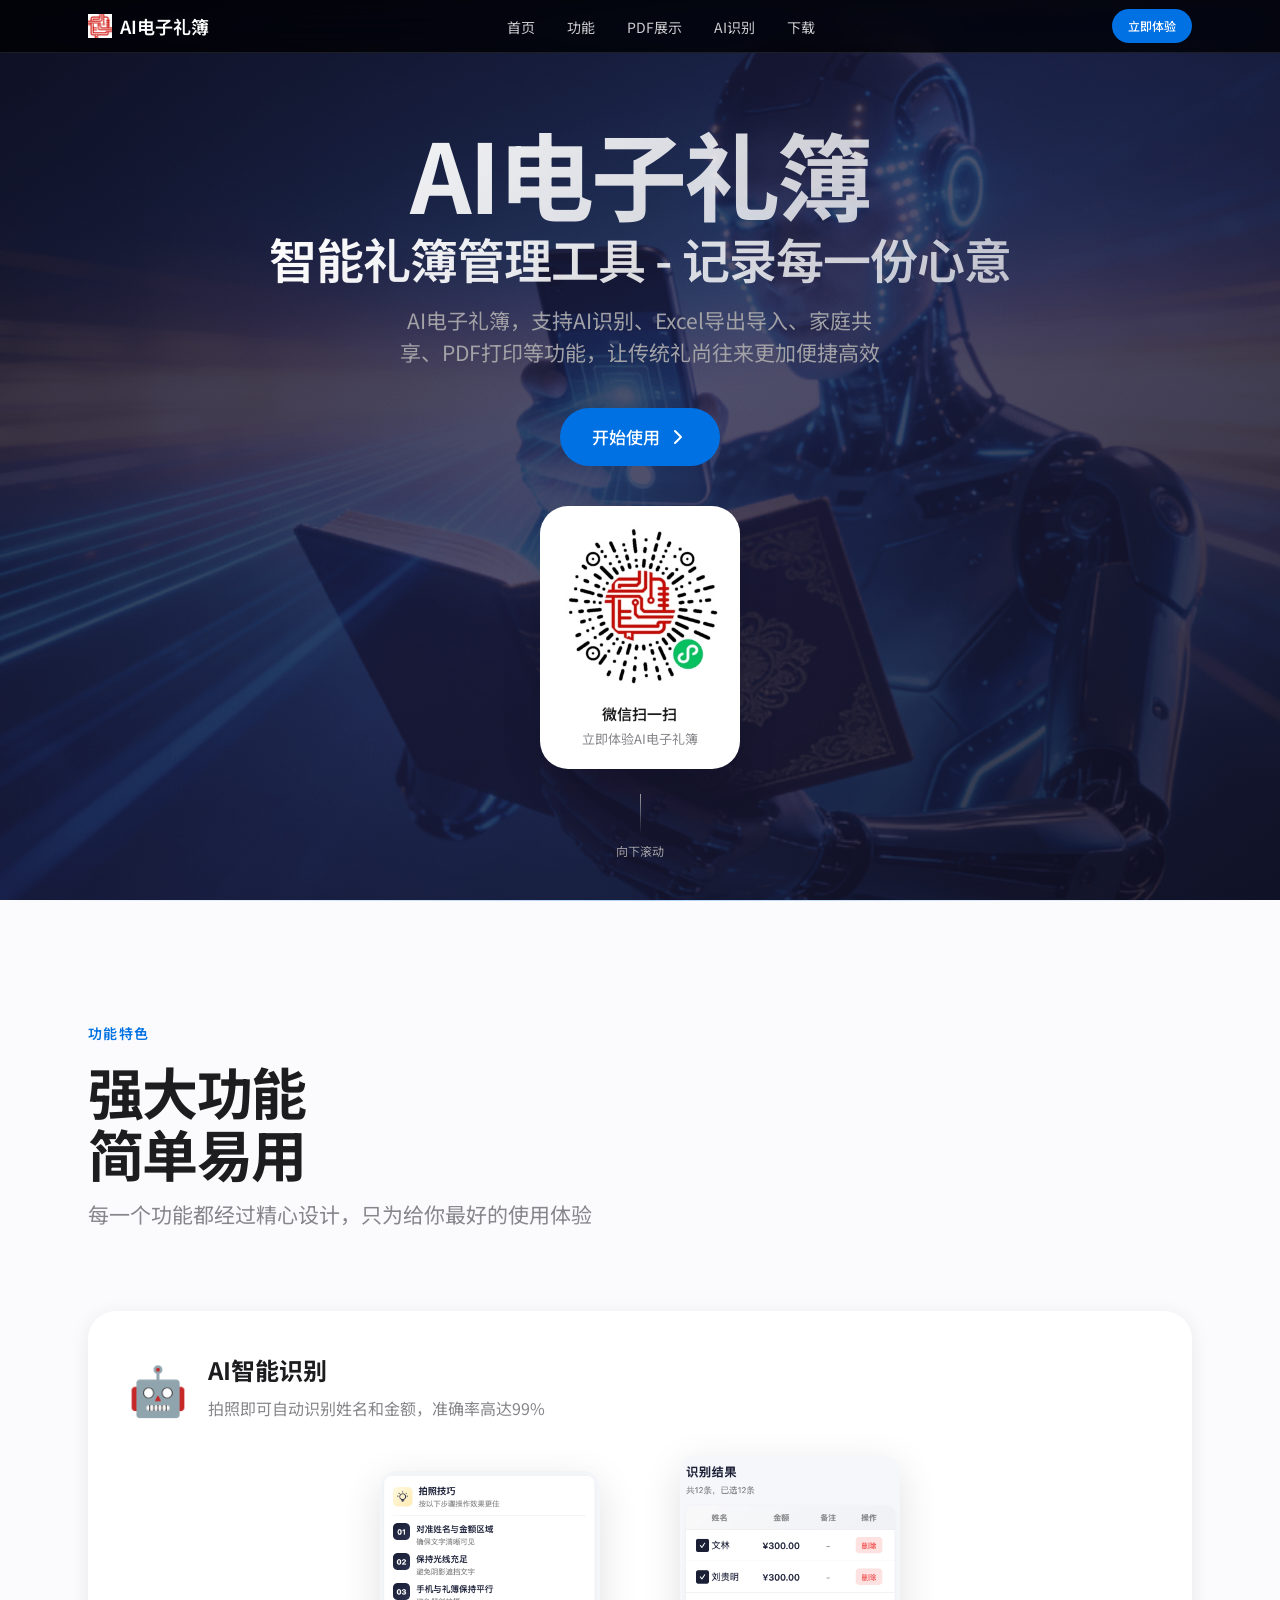
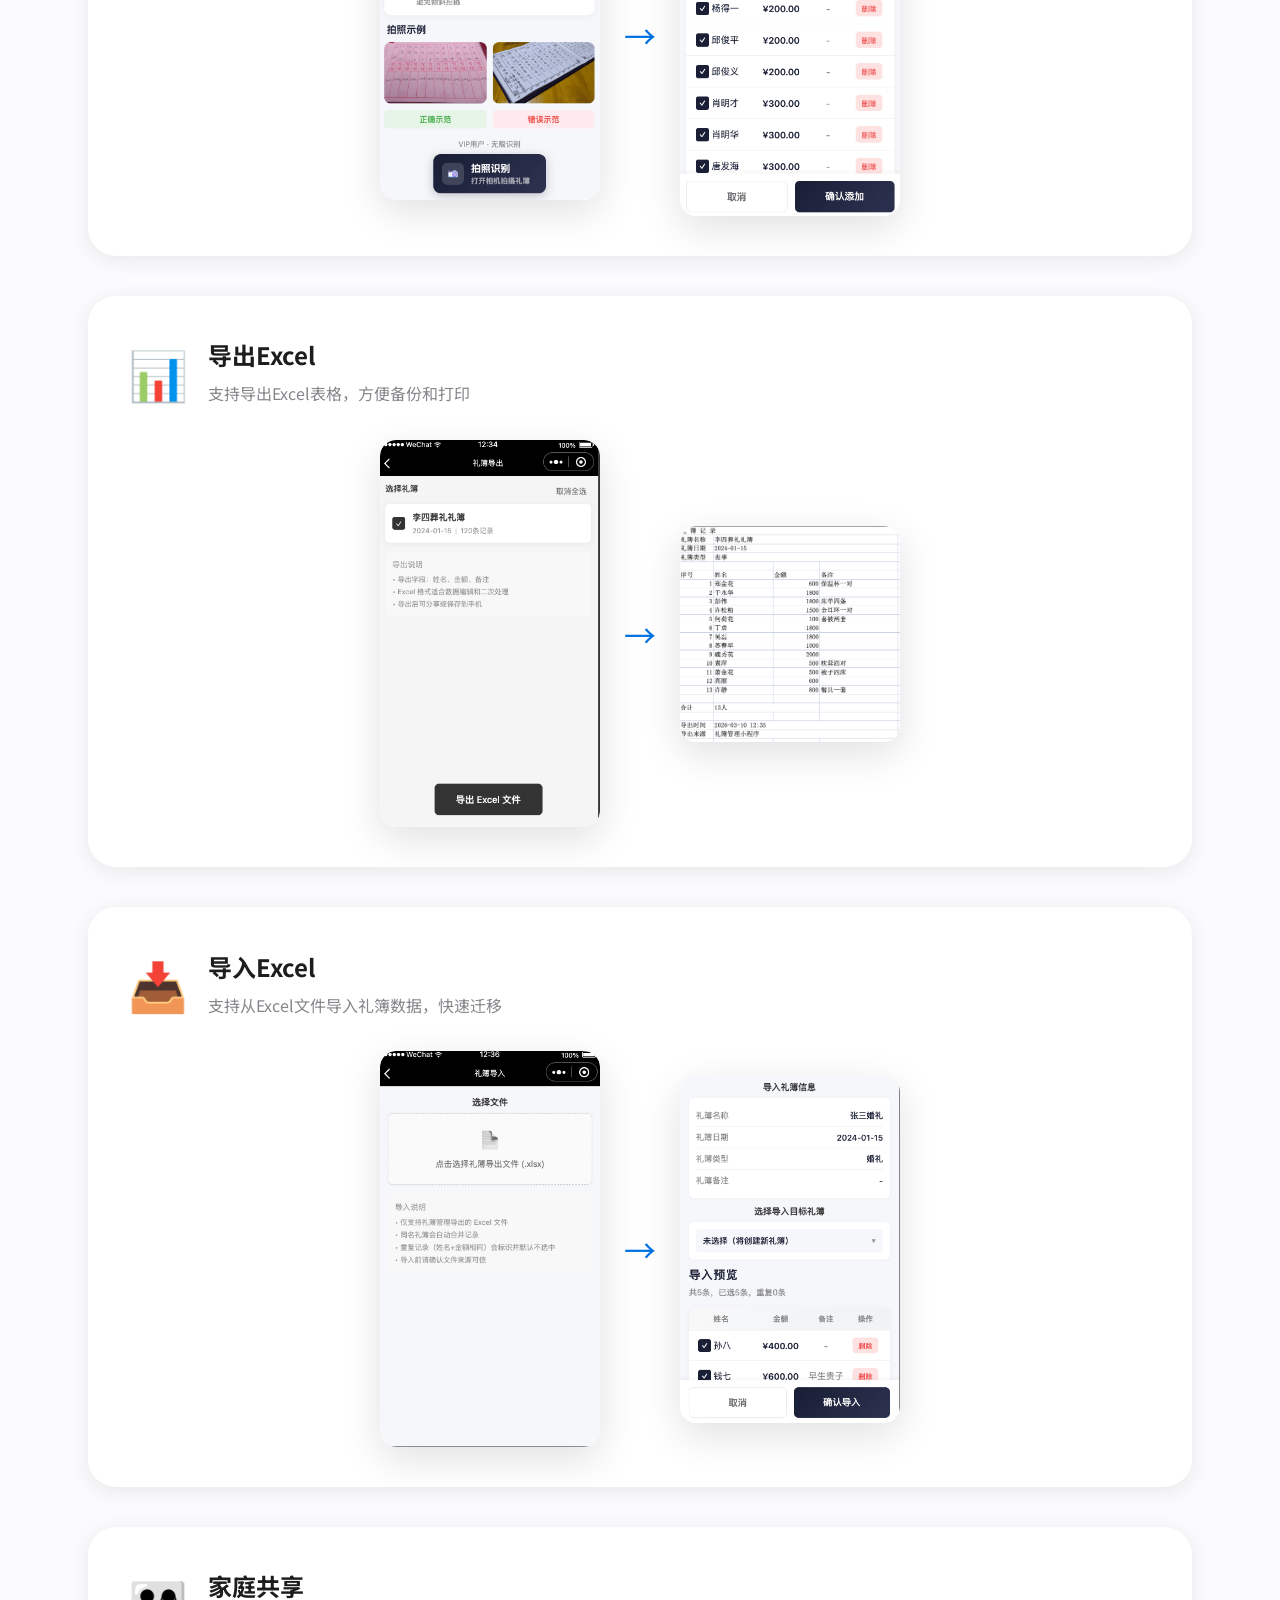
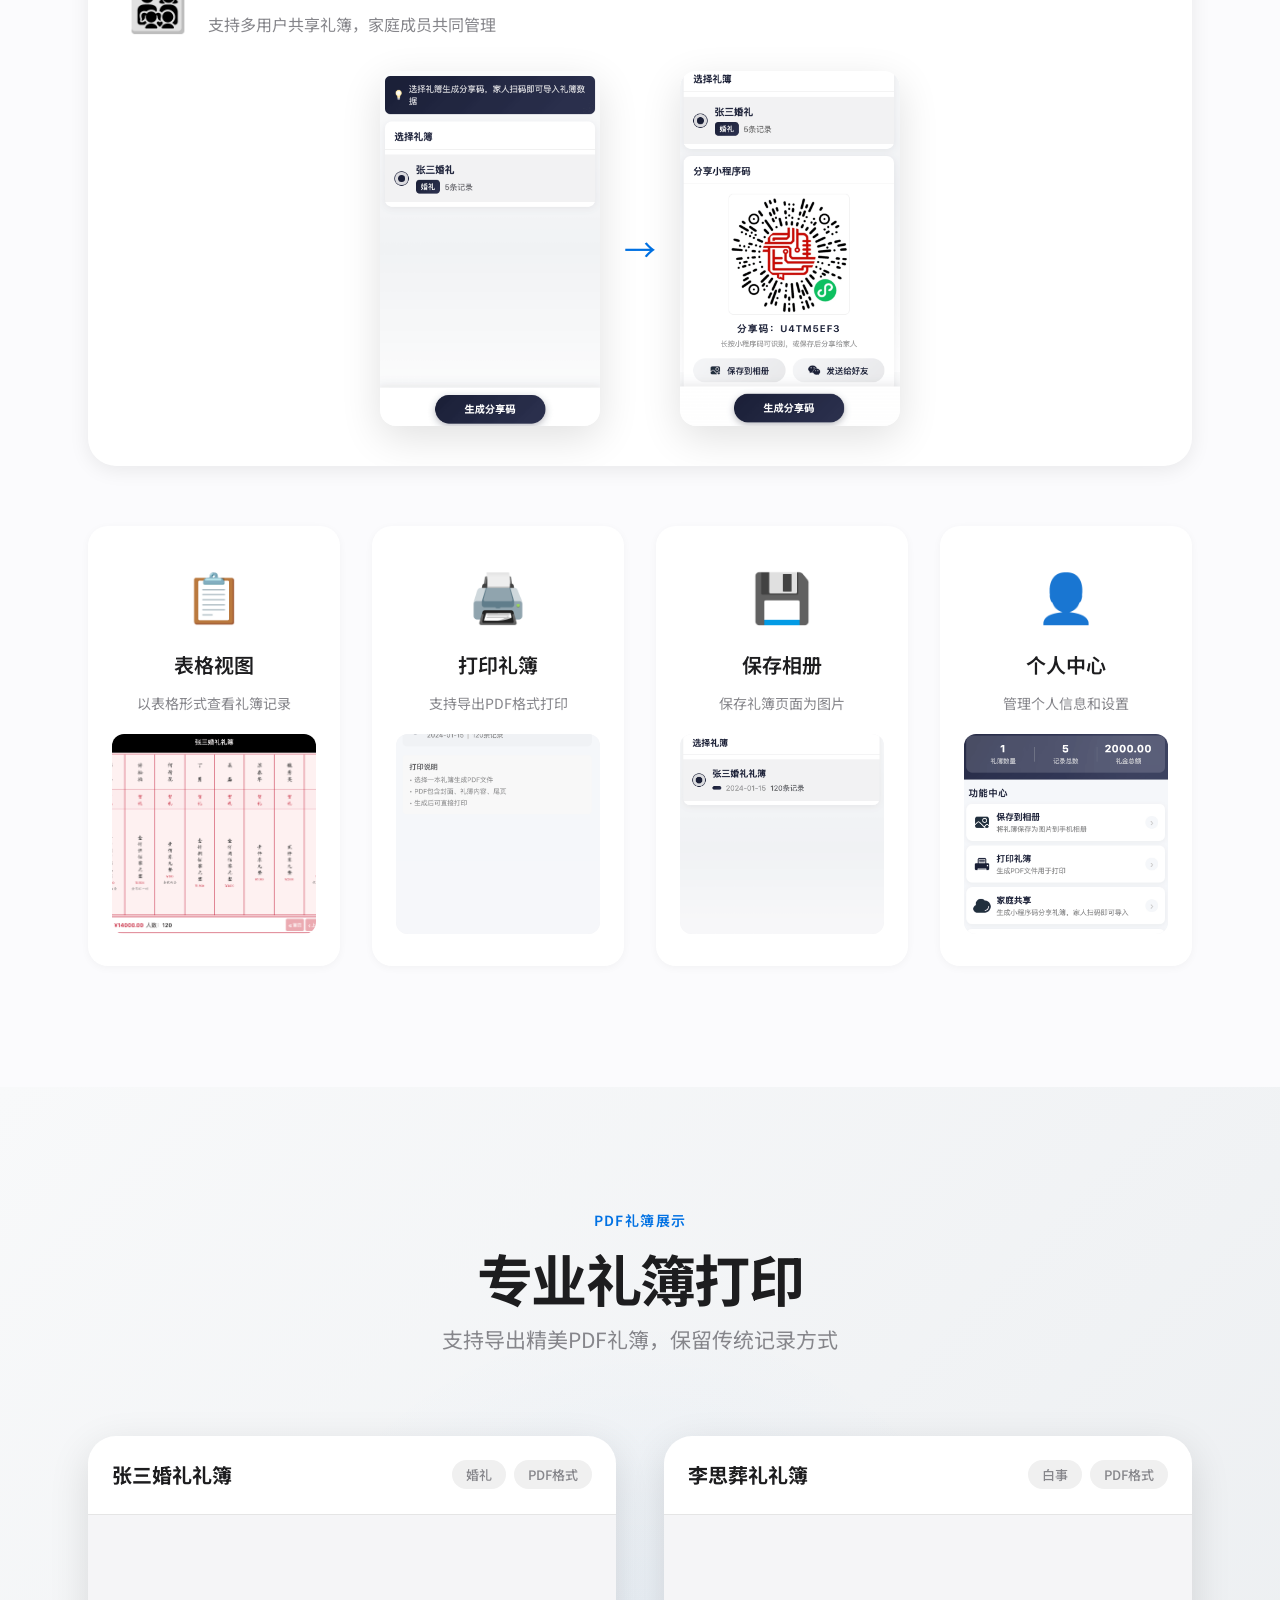
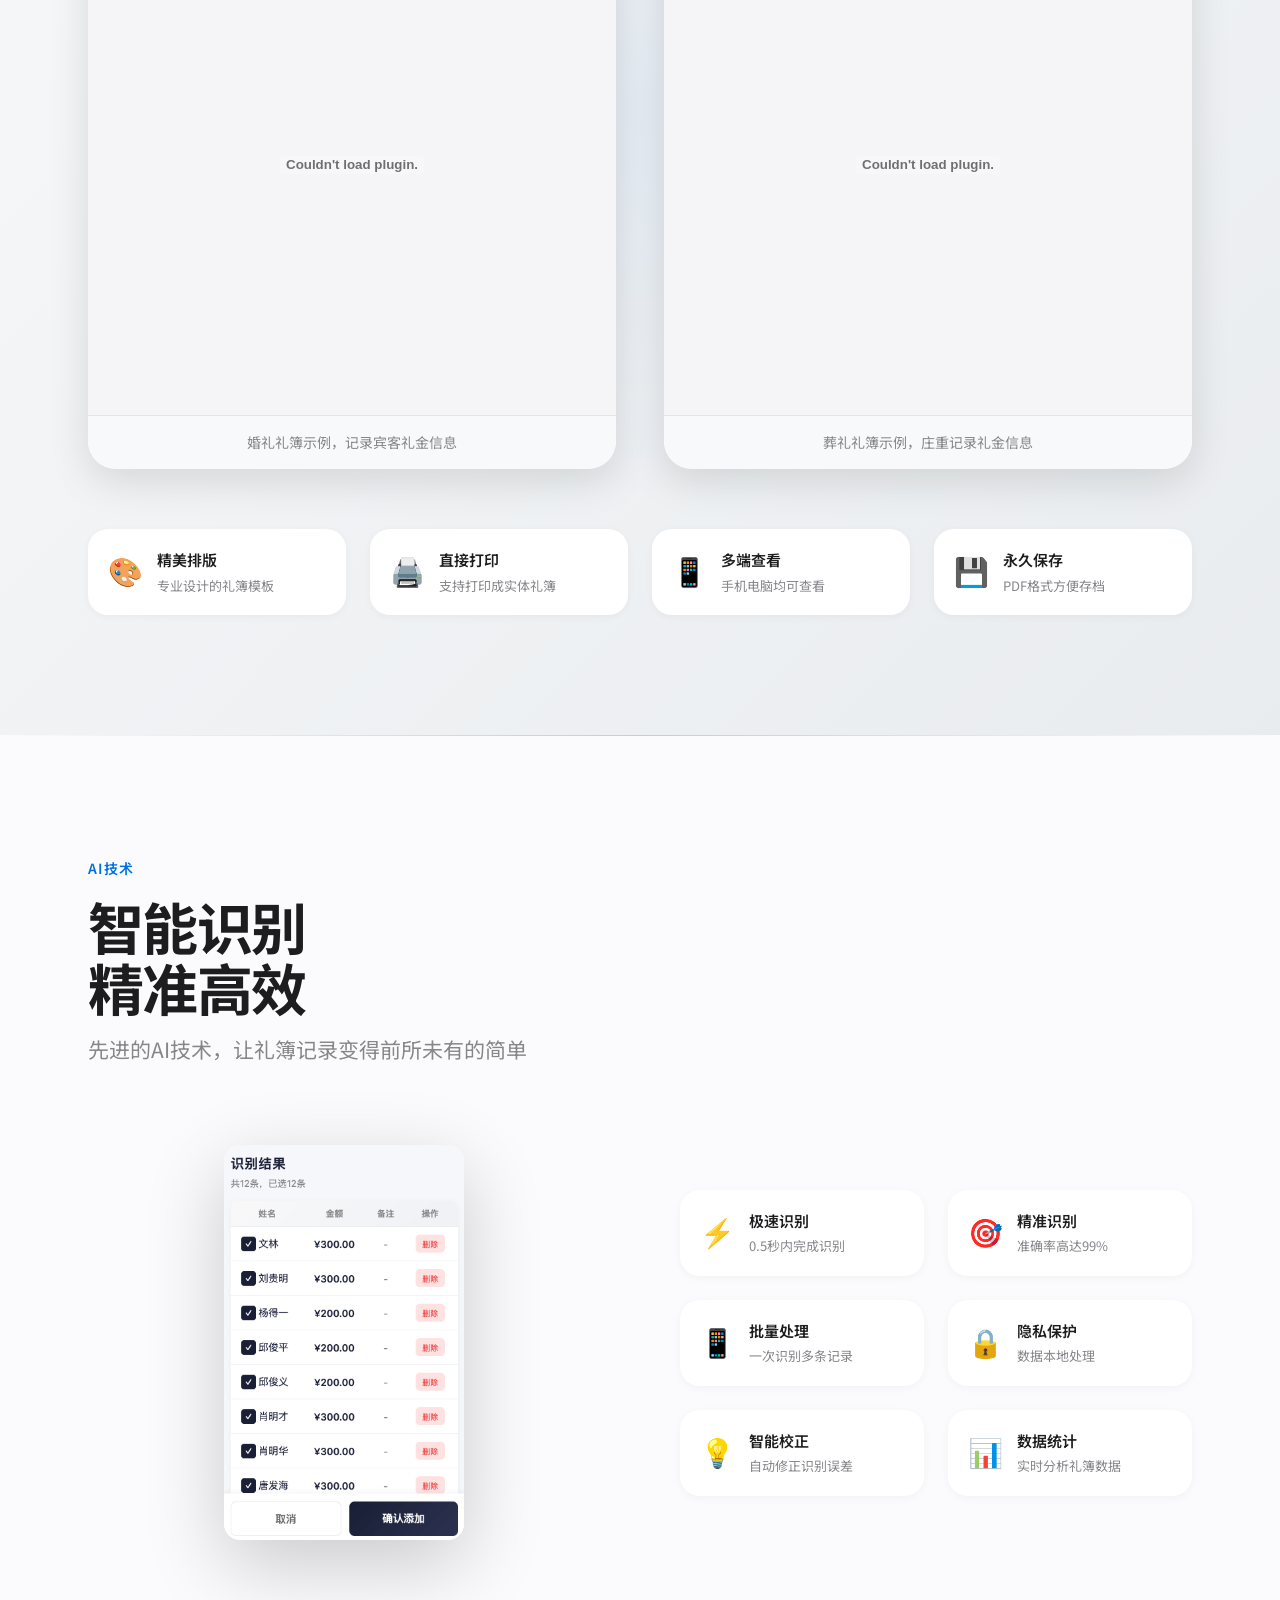
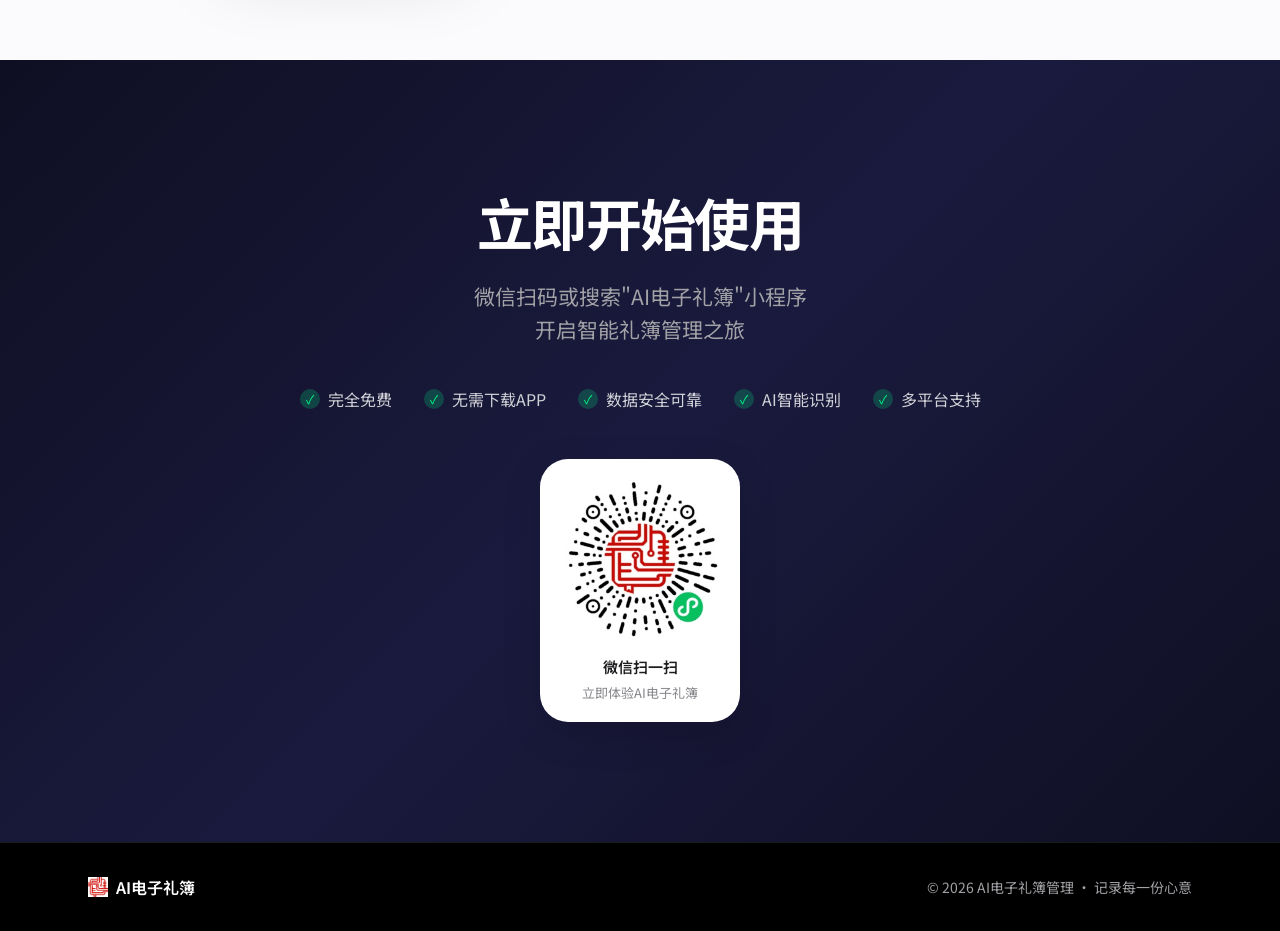
<file: index.html>
<!DOCTYPE html>
<html lang="zh-CN">
  <head>
    <meta charset="UTF-8" />
    <meta name="viewport" content="width=device-width, initial-scale=1.0" />
    <title>AI电子礼簿 - 智能礼簿管理工具，记录每一份心意</title>
    <meta
      name="description"
      content="AI电子礼簿是一款智能礼簿管理工具，支持AI识别、Excel导出导入、家庭共享、PDF打印等功能，让传统礼尚往来更加便捷高效。"
    />
    <meta
      name="keywords"
      content="AI电子礼簿,智能礼簿,AI识别,Excel导出,家庭共享,PDF打印,礼金管理"
    />
    <meta name="robots" content="index, follow" />
    <link rel="canonical" href="/" />
    <meta property="og:title" content="AI电子礼簿 - 智能礼簿管理工具" />
    <meta
      property="og:description"
      content="AI电子礼簿是一款智能礼簿管理工具，支持AI识别、Excel导出导入、家庭共享、PDF打印等功能，让传统礼尚往来更加便捷高效。"
    />
    <meta property="og:type" content="website" />
    <meta property="og:url" content="/" />
    <meta property="og:image" content="./images/logo.png" />
    <meta name="twitter:card" content="summary_large_image" />
    <meta name="twitter:title" content="AI电子礼簿 - 智能礼簿管理工具" />
    <meta
      name="twitter:description"
      content="AI电子礼簿是一款智能礼簿管理工具，支持AI识别、Excel导出导入、家庭共享、PDF打印等功能，让传统礼尚往来更加便捷高效。"
    />
    <meta name="twitter:image" content="./images/logo.png" />
    <link rel="stylesheet" href="./styles/styles.css" />
    <link
      href="https://fonts.googleapis.com/css2?family=Noto+Sans+SC:wght@300;400;500;600;700;800&display=swap"
      rel="stylesheet"
    />
    <!-- Google tag (gtag.js) -->
    <script
      async
      src="https://www.googletagmanager.com/gtag/js?id=G-2F7Z2Y045S"
    ></script>
    <script>
      window.dataLayer = window.dataLayer || [];
      function gtag() {
        dataLayer.push(arguments);
      }
      gtag("js", new Date());

      gtag("config", "G-2F7Z2Y045S");
    </script>
    <!-- Baidu Analytics -->
    <script>
      var _hmt = _hmt || [];
      (function () {
        var hm = document.createElement("script");
        hm.src = "https://hm.baidu.com/hm.js?c46e703b90cd08128fe54a0c805ae93b";
        var s = document.getElementsByTagName("script")[0];
        s.parentNode.insertBefore(hm, s);
      })();
    </script>
  </head>
  <body>
    <nav class="navbar">
      <div class="nav-container">
        <div class="nav-logo">
          <img src="./images/logo.png" alt="AI电子礼簿" class="logo-image" />
          <span class="logo-text">AI电子礼簿</span>
        </div>
        <ul class="nav-menu">
          <li><a href="#hero">首页</a></li>
          <li><a href="#features">功能</a></li>
          <li><a href="#pdf-showcase">PDF展示</a></li>
          <li><a href="#ai">AI识别</a></li>
          <li><a href="#download">下载</a></li>
        </ul>
        <a href="#download" class="nav-btn">立即体验</a>
      </div>
    </nav>

    <section id="hero" class="hero">
      <div class="hero-bg">
        <img
          src="./images/pic.png"
          alt="AI扫描礼簿 - 智能礼簿管理工具"
          class="hero-bg-image"
        />
        <div class="hero-overlay"></div>
      </div>
      <div class="hero-content">
        <h1 class="hero-title">
          <span class="title-line title-line-1">AI电子礼簿</span>
          <span class="title-line title-line-2"
            >智能礼簿管理工具 - 记录每一份心意</span
          >
        </h1>
        <p class="hero-subtitle">
          AI电子礼簿，支持AI识别、Excel导出导入、家庭共享、PDF打印等功能，让传统礼尚往来更加便捷高效
        </p>
        <div class="hero-cta">
          <a href="#download" class="btn btn-primary">
            <span>开始使用</span>
            <svg
              class="btn-arrow"
              width="20"
              height="20"
              viewBox="0 0 20 20"
              fill="none"
            >
              <path
                d="M7 4L13 10L7 16"
                stroke="currentColor"
                stroke-width="2"
                stroke-linecap="round"
                stroke-linejoin="round"
              />
            </svg>
          </a>
        </div>
        <div class="hero-qr">
          <div class="qr-container" data-aos="zoom-in">
            <img
              src="./images/qrcode.jpg"
              alt="AI电子礼簿小程序二维码 - 智能礼簿管理工具"
              class="qr-image"
            />
            <p class="qr-text">微信扫一扫</p>
            <p class="qr-subtext">立即体验AI电子礼簿</p>
          </div>
        </div>
      </div>
      <div class="scroll-indicator">
        <div class="scroll-line"></div>
        <span>向下滚动</span>
      </div>
    </section>

    <section id="features" class="features">
      <div class="container">
        <div class="section-intro">
          <span class="section-label">功能特色</span>
          <h2 class="section-title">强大功能<br />简单易用</h2>
          <p class="section-desc">
            每一个功能都经过精心设计，只为给你最好的使用体验
          </p>
        </div>

        <div class="feature-group" data-aos="fade-up">
          <div class="feature-group-header">
            <div class="feature-group-icon">🤖</div>
            <div class="feature-group-info">
              <h3 class="feature-group-title">AI智能识别</h3>
              <p class="feature-group-desc">
                拍照即可自动识别姓名和金额，准确率高达99%
              </p>
            </div>
          </div>
          <div class="feature-group-images">
            <div class="feature-image-card">
              <img
                src="./images/ai-scan.png"
                alt="AI扫描识别 - 智能礼簿管理工具"
              />
              <div class="image-label">拍照识别</div>
            </div>
            <div class="feature-arrow">→</div>
            <div class="feature-image-card">
              <img
                src="./images/ai-scan-result.png"
                alt="AI识别结果 - 智能礼簿管理工具"
              />
              <div class="image-label">识别结果</div>
            </div>
          </div>
        </div>

        <div class="feature-group" data-aos="fade-up" data-aos-delay="100">
          <div class="feature-group-header">
            <div class="feature-group-icon">📊</div>
            <div class="feature-group-info">
              <h3 class="feature-group-title">导出Excel</h3>
              <p class="feature-group-desc">
                支持导出Excel表格，方便备份和打印
              </p>
            </div>
          </div>
          <div class="feature-group-images">
            <div class="feature-image-card">
              <img
                src="./images/excel-export.png"
                alt="Excel导出功能 - 智能礼簿管理工具"
              />
              <div class="image-label">导出操作</div>
            </div>
            <div class="feature-arrow">→</div>
            <div class="feature-image-card">
              <img
                src="./images/excel-export-reault.png"
                alt="Excel导出结果 - 智能礼簿管理工具"
              />
              <div class="image-label">导出结果</div>
            </div>
          </div>
        </div>

        <div class="feature-group" data-aos="fade-up" data-aos-delay="200">
          <div class="feature-group-header">
            <div class="feature-group-icon">📥</div>
            <div class="feature-group-info">
              <h3 class="feature-group-title">导入Excel</h3>
              <p class="feature-group-desc">
                支持从Excel文件导入礼簿数据，快速迁移
              </p>
            </div>
          </div>
          <div class="feature-group-images">
            <div class="feature-image-card">
              <img
                src="./images/excel-import.png"
                alt="Excel导入功能 - 智能礼簿管理工具"
              />
              <div class="image-label">导入操作</div>
            </div>
            <div class="feature-arrow">→</div>
            <div class="feature-image-card">
              <img
                src="./images/excel-import-result.png"
                alt="Excel导入结果 - 智能礼簿管理工具"
              />
              <div class="image-label">导入结果</div>
            </div>
          </div>
        </div>

        <div class="feature-group" data-aos="fade-up" data-aos-delay="300">
          <div class="feature-group-header">
            <div class="feature-group-icon">👨‍👩‍👧‍👦</div>
            <div class="feature-group-info">
              <h3 class="feature-group-title">家庭共享</h3>
              <p class="feature-group-desc">
                支持多用户共享礼簿，家庭成员共同管理
              </p>
            </div>
          </div>
          <div class="feature-group-images">
            <div class="feature-image-card">
              <img
                src="./images/vip-family-share.png"
                alt="家庭共享功能 - 智能礼簿管理工具"
              />
              <div class="image-label">共享设置</div>
            </div>
            <div class="feature-arrow">→</div>
            <div class="feature-image-card">
              <img
                src="./images/vip-family-share-result.png"
                alt="家庭共享成员 - 智能礼簿管理工具"
              />
              <div class="image-label">共享成员</div>
            </div>
          </div>
        </div>

        <div class="single-features">
          <div class="single-feature-card" data-aos="flip-left">
            <div class="single-feature-icon">📋</div>
            <h3 class="single-feature-title">表格视图</h3>
            <p class="single-feature-desc">以表格形式查看礼簿记录</p>
            <div class="single-feature-image">
              <img
                src="./images/home-git-book.png"
                alt="表格视图 - 智能礼簿管理工具"
              />
            </div>
          </div>
          <div
            class="single-feature-card"
            data-aos="flip-left"
            data-aos-delay="100"
          >
            <div class="single-feature-icon">🖨️</div>
            <h3 class="single-feature-title">打印礼簿</h3>
            <p class="single-feature-desc">支持导出PDF格式打印</p>
            <div class="single-feature-image">
              <img
                src="./images/print-git-book.png"
                alt="打印礼簿 - 智能礼簿管理工具"
              />
            </div>
          </div>
          <div
            class="single-feature-card"
            data-aos="flip-left"
            data-aos-delay="200"
          >
            <div class="single-feature-icon">💾</div>
            <h3 class="single-feature-title">保存相册</h3>
            <p class="single-feature-desc">保存礼簿页面为图片</p>
            <div class="single-feature-image">
              <img
                src="./images/save-photo.png"
                alt="保存相册 - 智能礼簿管理工具"
              />
            </div>
          </div>
          <div
            class="single-feature-card"
            data-aos="flip-left"
            data-aos-delay="300"
          >
            <div class="single-feature-icon">👤</div>
            <h3 class="single-feature-title">个人中心</h3>
            <p class="single-feature-desc">管理个人信息和设置</p>
            <div class="single-feature-image">
              <img src="./images/my.png" alt="个人中心 - 智能礼簿管理工具" />
            </div>
          </div>
        </div>
      </div>
    </section>

    <section id="pdf-showcase" class="pdf-showcase">
      <div class="container">
        <div class="section-intro center">
          <span class="section-label">PDF礼簿展示</span>
          <h2 class="section-title">专业礼簿打印</h2>
          <p class="section-desc">支持导出精美PDF礼簿，保留传统记录方式</p>
        </div>
        <div class="pdf-embed-grid">
          <div class="pdf-embed-card" data-aos="zoom-in">
            <div class="pdf-embed-header">
              <h3 class="pdf-embed-title">张三婚礼礼簿</h3>
              <div class="pdf-embed-tags">
                <span class="pdf-tag">婚礼</span>
                <span class="pdf-tag">PDF格式</span>
              </div>
            </div>
            <div class="pdf-embed-container">
              <embed
                src="./assets/张三婚礼礼簿.pdf"
                type="application/pdf"
                width="100%"
                height="100%"
              />
            </div>
            <div class="pdf-embed-footer">
              <p>婚礼礼簿示例，记录宾客礼金信息</p>
            </div>
          </div>
          <div class="pdf-embed-card" data-aos="zoom-in" data-aos-delay="200">
            <div class="pdf-embed-header">
              <h3 class="pdf-embed-title">李思葬礼礼簿</h3>
              <div class="pdf-embed-tags">
                <span class="pdf-tag">白事</span>
                <span class="pdf-tag">PDF格式</span>
              </div>
            </div>
            <div class="pdf-embed-container">
              <embed
                src="./assets/李思葬礼礼簿.pdf"
                type="application/pdf"
                width="100%"
                height="100%"
              />
            </div>
            <div class="pdf-embed-footer">
              <p>葬礼礼簿示例，庄重记录礼金信息</p>
            </div>
          </div>
        </div>
        <div class="pdf-features">
          <div class="pdf-feature-item" data-aos="flip-left">
            <div class="pdf-feature-icon">🎨</div>
            <div class="pdf-feature-content">
              <h4>精美排版</h4>
              <p>专业设计的礼簿模板</p>
            </div>
          </div>
          <div
            class="pdf-feature-item"
            data-aos="flip-left"
            data-aos-delay="100"
          >
            <div class="pdf-feature-icon">🖨️</div>
            <div class="pdf-feature-content">
              <h4>直接打印</h4>
              <p>支持打印成实体礼簿</p>
            </div>
          </div>
          <div
            class="pdf-feature-item"
            data-aos="flip-left"
            data-aos-delay="200"
          >
            <div class="pdf-feature-icon">📱</div>
            <div class="pdf-feature-content">
              <h4>多端查看</h4>
              <p>手机电脑均可查看</p>
            </div>
          </div>
          <div
            class="pdf-feature-item"
            data-aos="flip-left"
            data-aos-delay="300"
          >
            <div class="pdf-feature-icon">💾</div>
            <div class="pdf-feature-content">
              <h4>永久保存</h4>
              <p>PDF格式方便存档</p>
            </div>
          </div>
        </div>
      </div>
    </section>

    <section id="ai" class="ai-section">
      <div class="container">
        <div class="section-intro">
          <span class="section-label">AI技术</span>
          <h2 class="section-title">智能识别<br />精准高效</h2>
          <p class="section-desc">先进的AI技术，让礼簿记录变得前所未有的简单</p>
        </div>
        <div class="ai-showcase">
          <div class="ai-phone" data-aos="fade-right">
            <div class="ai-phone-frame">
              <img
                src="./images/ai-scan-result.png"
                alt="AI识别结果 - 智能礼簿管理工具"
                class="ai-image"
              />
            </div>
          </div>
          <div class="ai-features">
            <div class="ai-feature-item" data-aos="fade-left">
              <div class="ai-feature-icon">⚡</div>
              <div class="ai-feature-content">
                <h4>极速识别</h4>
                <p>0.5秒内完成识别</p>
              </div>
            </div>
            <div
              class="ai-feature-item"
              data-aos="fade-left"
              data-aos-delay="100"
            >
              <div class="ai-feature-icon">🎯</div>
              <div class="ai-feature-content">
                <h4>精准识别</h4>
                <p>准确率高达99%</p>
              </div>
            </div>
            <div
              class="ai-feature-item"
              data-aos="fade-left"
              data-aos-delay="200"
            >
              <div class="ai-feature-icon">📱</div>
              <div class="ai-feature-content">
                <h4>批量处理</h4>
                <p>一次识别多条记录</p>
              </div>
            </div>
            <div
              class="ai-feature-item"
              data-aos="fade-left"
              data-aos-delay="300"
            >
              <div class="ai-feature-icon">🔒</div>
              <div class="ai-feature-content">
                <h4>隐私保护</h4>
                <p>数据本地处理</p>
              </div>
            </div>
            <div
              class="ai-feature-item"
              data-aos="fade-left"
              data-aos-delay="400"
            >
              <div class="ai-feature-icon">💡</div>
              <div class="ai-feature-content">
                <h4>智能校正</h4>
                <p>自动修正识别误差</p>
              </div>
            </div>
            <div
              class="ai-feature-item"
              data-aos="fade-left"
              data-aos-delay="500"
            >
              <div class="ai-feature-icon">📊</div>
              <div class="ai-feature-content">
                <h4>数据统计</h4>
                <p>实时分析礼簿数据</p>
              </div>
            </div>
          </div>
        </div>
      </div>
    </section>

    <section id="download" class="download">
      <div class="download-bg">
        <div class="floating-shapes">
          <div class="shape shape-1"></div>
          <div class="shape shape-2"></div>
          <div class="shape shape-3"></div>
        </div>
      </div>
      <div class="container">
        <div class="download-content">
          <h2 class="download-title">立即开始使用</h2>
          <p class="download-desc">
            微信扫码或搜索"AI电子礼簿"小程序<br />开启智能礼簿管理之旅
          </p>
          <div class="download-features">
            <div class="download-feature" data-aos="zoom-in">
              <span class="check-icon">✓</span>
              <span>完全免费</span>
            </div>
            <div
              class="download-feature"
              data-aos="zoom-in"
              data-aos-delay="100"
            >
              <span class="check-icon">✓</span>
              <span>无需下载APP</span>
            </div>
            <div
              class="download-feature"
              data-aos="zoom-in"
              data-aos-delay="200"
            >
              <span class="check-icon">✓</span>
              <span>数据安全可靠</span>
            </div>
            <div
              class="download-feature"
              data-aos="zoom-in"
              data-aos-delay="300"
            >
              <span class="check-icon">✓</span>
              <span>AI智能识别</span>
            </div>
            <div
              class="download-feature"
              data-aos="zoom-in"
              data-aos-delay="400"
            >
              <span class="check-icon">✓</span>
              <span>多平台支持</span>
            </div>
          </div>
          <div class="download-qr">
            <div class="qr-container" data-aos="zoom-in">
              <img
                src="./images/qrcode.jpg"
                alt="AI电子礼簿小程序二维码 - 智能礼簿管理工具"
                class="qr-image"
              />
              <p class="qr-text">微信扫一扫</p>
              <p class="qr-subtext">立即体验AI电子礼簿</p>
            </div>
          </div>
        </div>
      </div>
    </section>

    <footer class="footer">
      <div class="container">
        <div class="footer-content">
          <div class="footer-brand">
            <img
              src="./images/logo.png"
              alt="AI电子礼簿"
              class="footer-logo-image"
            />
            <span class="footer-name">AI电子礼簿</span>
          </div>
          <p class="footer-copyright">
            © <span id="current-year"></span> AI电子礼簿管理 · 记录每一份心意
          </p>
        </div>
      </div>
    </footer>

    <script src="./scripts/script.js"></script>
  </body>
</html>
</file>
<file: styles/styles.css>
* {
  margin: 0;
  padding: 0;
  box-sizing: border-box;
}

:root {
  --text-primary: #1d1d1f;
  --text-secondary: #86868b;
  --text-light: #a1a1a6;
  --bg-primary: #000000;
  --bg-secondary: #fbfbfd;
  --bg-card: #ffffff;
  --accent-blue: #0071e3;
  --accent-blue-hover: #0077ed;
  --gradient-1: linear-gradient(135deg, #667eea 0%, #764ba2 100%);
  --gradient-2: linear-gradient(135deg, #f093fb 0%, #f5576c 100%);
  --gradient-3: linear-gradient(135deg, #4facfe 0%, #00f2fe 100%);
  --shadow-sm: 0 2px 8px rgba(0, 0, 0, 0.04);
  --shadow-md: 0 4px 20px rgba(0, 0, 0, 0.08);
  --shadow-lg: 0 12px 40px rgba(0, 0, 0, 0.12);
  --shadow-xl: 0 24px 80px rgba(0, 0, 0, 0.2);
  --radius-sm: 12px;
  --radius-md: 20px;
  --radius-lg: 28px;
  --radius-xl: 40px;
}

html {
  scroll-behavior: smooth;
}

body {
  font-family:
    "Noto Sans SC",
    -apple-system,
    BlinkMacSystemFont,
    "SF Pro Display",
    "SF Pro Text",
    sans-serif;
  color: var(--text-primary);
  line-height: 1.5;
  background: var(--bg-primary);
  overflow-x: hidden;
  -webkit-font-smoothing: antialiased;
  -moz-osx-font-smoothing: grayscale;
}

.container {
  max-width: 1200px;
  margin: 0 auto;
  padding: 0 48px;
}

.navbar {
  position: fixed;
  top: 0;
  left: 0;
  right: 0;
  background: rgba(0, 0, 0, 0.8);
  backdrop-filter: saturate(180%) blur(20px);
  -webkit-backdrop-filter: saturate(180%) blur(20px);
  z-index: 1000;
  border-bottom: 1px solid rgba(255, 255, 255, 0.1);
  transition: all 0.3s ease;
}

.navbar.scrolled {
  background: rgba(0, 0, 0, 0.95);
  box-shadow: 0 4px 20px rgba(0, 0, 0, 0.3);
}

.nav-container {
  max-width: 1200px;
  margin: 0 auto;
  padding: 0 48px;
  display: flex;
  align-items: center;
  justify-content: space-between;
  height: 52px;
}

.nav-logo {
  display: flex;
  align-items: center;
  gap: 8px;
  font-size: 18px;
  font-weight: 600;
  color: #ffffff;
  animation: fadeInDown 0.8s ease;
}

.logo-icon {
  font-size: 20px;
  animation: pulse 2s ease-in-out infinite;
}

.logo-image {
  width: 24px;
  height: 24px;
  object-fit: contain;
}

.footer-logo-image {
  width: 20px;
  height: 20px;
  object-fit: contain;
}

.hero-qr {
  display: flex;
  justify-content: center;
  margin-top: 40px;
  animation: fadeIn 1s ease 1.2s both;
}

@keyframes pulse {
  0%,
  100% {
    transform: scale(1);
  }
  50% {
    transform: scale(1.1);
  }
}

.nav-menu {
  display: flex;
  list-style: none;
  gap: 32px;
  animation: fadeInDown 0.8s ease 0.2s both;
}

.nav-menu a {
  text-decoration: none;
  color: rgba(255, 255, 255, 0.8);
  font-size: 14px;
  font-weight: 400;
  transition: all 0.3s ease;
  position: relative;
}

.nav-menu a::after {
  content: "";
  position: absolute;
  bottom: -4px;
  left: 0;
  width: 0;
  height: 2px;
  background: var(--accent-blue);
  transition: width 0.3s ease;
}

.nav-menu a:hover {
  color: #ffffff;
}

.nav-menu a:hover::after {
  width: 100%;
}

.nav-btn {
  display: inline-flex;
  align-items: center;
  padding: 8px 16px;
  background: var(--accent-blue);
  color: white;
  text-decoration: none;
  border-radius: 980px;
  font-size: 12px;
  font-weight: 500;
  transition: all 0.3s ease;
  animation: fadeInDown 0.8s ease 0.4s both;
}

.nav-btn:hover {
  background: var(--accent-blue-hover);
  transform: translateY(-2px);
  box-shadow: 0 4px 12px rgba(0, 113, 227, 0.4);
}

@keyframes fadeInDown {
  from {
    opacity: 0;
    transform: translateY(-20px);
  }
  to {
    opacity: 1;
    transform: translateY(0);
  }
}

.hero {
  min-height: 100vh;
  display: flex;
  flex-direction: column;
  align-items: center;
  justify-content: center;
  position: relative;
  overflow: hidden;
  padding-top: 52px;
  padding-bottom: 60px;
}

.hero-bg {
  position: absolute;
  top: 0;
  left: 0;
  right: 0;
  bottom: 0;
  overflow: hidden;
}

.hero-bg-image {
  width: 100%;
  height: 100%;
  object-fit: cover;
  object-position: center;
  animation: bgZoom 20s ease-in-out infinite;
}

@keyframes bgZoom {
  0%, 100% {
    transform: scale(1);
  }
  50% {
    transform: scale(1.05);
  }
}

.hero-overlay {
  position: absolute;
  top: 0;
  left: 0;
  right: 0;
  bottom: 0;
  background: linear-gradient(
    135deg,
    rgba(15, 15, 35, 0.85) 0%,
    rgba(26, 26, 62, 0.75) 50%,
    rgba(15, 15, 35, 0.85) 100%
  );
}

.hero-content {
  position: relative;
  z-index: 1;
  text-align: center;
  padding: 0 24px;
  animation: fadeInUp 1s ease 0.5s both;
}

@keyframes fadeInUp {
  from {
    opacity: 0;
    transform: translateY(40px);
  }
  to {
    opacity: 1;
    transform: translateY(0);
  }
}

.hero-title {
  margin-bottom: 20px;
}

.title-line {
  display: block;
  background: linear-gradient(
    135deg,
    #ffffff 0%,
    rgba(255, 255, 255, 0.7) 100%
  );
  -webkit-background-clip: text;
  -webkit-text-fill-color: transparent;
  background-clip: text;
}

.title-line-1 {
  font-size: clamp(48px, 10vw, 96px);
  font-weight: 700;
  letter-spacing: -0.03em;
  line-height: 1.05;
  animation: titleGlow 3s ease-in-out infinite;
}

@keyframes titleGlow {
  0%,
  100% {
    filter: drop-shadow(0 0 20px rgba(255, 255, 255, 0.3));
  }
  50% {
    filter: drop-shadow(0 0 40px rgba(255, 255, 255, 0.5));
  }
}

.title-line-2 {
  font-size: clamp(24px, 5vw, 48px);
  font-weight: 600;
  letter-spacing: -0.02em;
  line-height: 1.1;
  margin-top: 8px;
}

.hero-subtitle {
  font-size: clamp(16px, 2vw, 21px);
  color: var(--text-light);
  margin-bottom: 40px;
  max-width: 500px;
  margin-left: auto;
  margin-right: auto;
  line-height: 1.5;
  animation: fadeIn 1s ease 0.8s both;
}

@keyframes fadeIn {
  from {
    opacity: 0;
  }
  to {
    opacity: 1;
  }
}

.hero-cta {
  display: flex;
  justify-content: center;
  animation: fadeIn 1s ease 1s both;
}

.btn {
  display: inline-flex;
  align-items: center;
  gap: 8px;
  padding: 16px 32px;
  border-radius: 980px;
  font-size: 17px;
  font-weight: 500;
  text-decoration: none;
  transition: all 0.4s cubic-bezier(0.25, 0.1, 0.25, 1);
  cursor: pointer;
}

.btn-primary {
  background: var(--accent-blue);
  color: white;
  position: relative;
  overflow: hidden;
}

.btn-primary::before {
  content: "";
  position: absolute;
  top: 0;
  left: -100%;
  width: 100%;
  height: 100%;
  background: linear-gradient(
    90deg,
    transparent,
    rgba(255, 255, 255, 0.3),
    transparent
  );
  transition: left 0.5s ease;
}

.btn-primary:hover::before {
  left: 100%;
}

.btn-primary:hover {
  background: var(--accent-blue-hover);
  transform: translateY(-3px) scale(1.05);
  box-shadow: 0 10px 30px rgba(0, 113, 227, 0.4);
}

.btn-arrow {
  transition: transform 0.3s ease;
}

.btn:hover .btn-arrow {
  transform: translateX(4px);
}

.hero-showcase {
  position: relative;
  z-index: 1;
  margin-top: 60px;
  animation: fadeInUp 1s ease 1.2s both;
}

.showcase-wrapper {
  display: flex;
  align-items: center;
  gap: 60px;
  justify-content: center;
}

.showcase-decoration {
  position: relative;
  width: 280px;
  height: auto;
  animation: decorationFloat 8s ease-in-out infinite;
}

.decoration-image {
  width: 100%;
  height: auto;
  display: block;
  filter: drop-shadow(0 20px 40px rgba(0, 113, 227, 0.3));
}

@keyframes decorationFloat {
  0%,
  100% {
    transform: translateY(0) rotate(0deg);
  }
  25% {
    transform: translateY(-15px) rotate(2deg);
  }
  50% {
    transform: translateY(-25px) rotate(0deg);
  }
  75% {
    transform: translateY(-15px) rotate(-2deg);
  }
}

.showcase-container {
  display: flex;
  align-items: center;
  gap: 40px;
  justify-content: center;
}

.showcase-phone {
  position: relative;
  width: auto;
  max-width: 240px;
  overflow: hidden;
  transition: all 0.5s ease;
  border-radius: 16px;
  box-shadow: var(--shadow-lg);
}

.showcase-phone:hover {
  transform: translateY(-10px) scale(1.05);
  box-shadow: var(--shadow-xl);
}

.showcase-image {
  width: 100%;
  height: auto;
  display: block;
  border-radius: 16px;
}

.showcase-label {
  position: absolute;
  bottom: -30px;
  left: 50%;
  transform: translateX(-50%);
  color: var(--text-light);
  font-size: 14px;
  white-space: nowrap;
}

.showcase-arrow {
  font-size: 32px;
  color: var(--text-light);
  animation: arrowPulse 2s ease-in-out infinite;
}

@keyframes arrowPulse {
  0%,
  100% {
    transform: translateX(0);
    opacity: 0.5;
  }
  50% {
    transform: translateX(10px);
    opacity: 1;
  }
}

.scroll-indicator {
  position: absolute;
  bottom: 40px;
  left: 50%;
  transform: translateX(-50%);
  display: flex;
  flex-direction: column;
  align-items: center;
  gap: 8px;
  color: var(--text-light);
  font-size: 12px;
  animation:
    bounce 2s ease-in-out infinite,
    fadeIn 1s ease 1.5s both;
}

.scroll-line {
  width: 1px;
  height: 40px;
  background: linear-gradient(to bottom, var(--text-light), transparent);
}

@keyframes bounce {
  0%,
  100% {
    transform: translateX(-50%) translateY(0);
  }
  50% {
    transform: translateX(-50%) translateY(10px);
  }
}

.features {
  padding: 120px 0;
  background: var(--bg-secondary);
  position: relative;
  overflow: hidden;
}

.features::before {
  content: "";
  position: absolute;
  top: 0;
  left: 0;
  right: 0;
  height: 1px;
  background: linear-gradient(
    90deg,
    transparent,
    rgba(0, 113, 227, 0.3),
    transparent
  );
}

.section-intro {
  margin-bottom: 80px;
}

.section-intro.center {
  text-align: center;
}

.section-label {
  display: inline-block;
  font-size: 14px;
  font-weight: 600;
  color: var(--accent-blue);
  text-transform: uppercase;
  letter-spacing: 0.1em;
  margin-bottom: 16px;
  animation: fadeInUp 0.8s ease both;
}

.section-title {
  font-size: clamp(32px, 5vw, 56px);
  font-weight: 700;
  color: var(--text-primary);
  letter-spacing: -0.03em;
  line-height: 1.1;
  margin-bottom: 16px;
  animation: fadeInUp 0.8s ease 0.1s both;
}

.section-desc {
  font-size: clamp(16px, 2vw, 21px);
  color: var(--text-secondary);
  max-width: 600px;
  line-height: 1.5;
  animation: fadeInUp 0.8s ease 0.2s both;
}

.section-intro.center .section-desc {
  margin: 0 auto;
}

.feature-group {
  background: #ffffff;
  border-radius: var(--radius-lg);
  padding: 40px;
  margin-bottom: 40px;
  box-shadow: var(--shadow-md);
  transition: all 0.5s ease;
  position: relative;
  overflow: hidden;
}

.feature-group::before {
  content: "";
  position: absolute;
  top: 0;
  left: 0;
  right: 0;
  height: 4px;
  background: linear-gradient(90deg, var(--accent-blue), #667eea, #764ba2);
  transform: scaleX(0);
  transition: transform 0.5s ease;
}

.feature-group:hover::before {
  transform: scaleX(1);
}

.feature-group:hover {
  transform: translateY(-8px);
  box-shadow: var(--shadow-xl);
}

.feature-group-header {
  display: flex;
  align-items: center;
  gap: 20px;
  margin-bottom: 32px;
}

.feature-group-icon {
  font-size: 48px;
  animation: iconFloat 3s ease-in-out infinite;
}

@keyframes iconFloat {
  0%,
  100% {
    transform: translateY(0);
  }
  50% {
    transform: translateY(-10px);
  }
}

.feature-group-info {
  flex: 1;
}

.feature-group-title {
  font-size: 24px;
  font-weight: 700;
  color: var(--text-primary);
  margin-bottom: 8px;
}

.feature-group-desc {
  font-size: 16px;
  color: var(--text-secondary);
  line-height: 1.6;
}

.feature-group-images {
  display: flex;
  align-items: center;
  gap: 24px;
  justify-content: center;
}

.feature-image-card {
  position: relative;
  width: auto;
  max-width: 220px;
  overflow: hidden;
  transition: all 0.5s ease;
  border-radius: 16px;
  box-shadow: var(--shadow-lg);
}

.feature-image-card:hover {
  transform: translateY(-12px) scale(1.05);
  box-shadow: var(--shadow-xl);
}

.feature-image-card img {
  width: 100%;
  height: auto;
  display: block;
  border-radius: 16px;
}

.image-label {
  position: absolute;
  bottom: -28px;
  left: 50%;
  transform: translateX(-50%);
  color: var(--text-secondary);
  font-size: 14px;
  white-space: nowrap;
}

.feature-arrow {
  font-size: 32px;
  color: var(--accent-blue);
  animation: arrowPulse 2s ease-in-out infinite;
}

.single-features {
  display: grid;
  grid-template-columns: repeat(4, 1fr);
  gap: 32px;
  margin-top: 60px;
}

.single-feature-card {
  background: #ffffff;
  border-radius: var(--radius-md);
  padding: 32px 24px;
  text-align: center;
  box-shadow: var(--shadow-sm);
  transition: all 0.5s ease;
  position: relative;
  overflow: hidden;
}

.single-feature-card::before {
  content: "";
  position: absolute;
  top: 0;
  left: 0;
  right: 0;
  height: 3px;
  background: linear-gradient(90deg, var(--accent-blue), #667eea);
  transform: scaleX(0);
  transition: transform 0.5s ease;
}

.single-feature-card:hover::before {
  transform: scaleX(1);
}

.single-feature-card:hover {
  transform: translateY(-12px) scale(1.02);
  box-shadow: var(--shadow-xl);
}

.single-feature-icon {
  font-size: 48px;
  margin-bottom: 20px;
  animation: iconFloat 3s ease-in-out infinite;
}

.single-feature-title {
  font-size: 20px;
  font-weight: 600;
  color: var(--text-primary);
  margin-bottom: 12px;
}

.single-feature-desc {
  font-size: 14px;
  color: var(--text-secondary);
  line-height: 1.6;
  margin-bottom: 20px;
}

.single-feature-image {
  width: 100%;
  height: 200px;
  overflow: hidden;
  border-radius: var(--radius-sm);
  background: #f5f5f7;
}

.single-feature-image img {
  width: 100%;
  height: 100%;
  object-fit: cover;
  transition: transform 0.5s ease;
}

.single-feature-card:hover .single-feature-image img {
  transform: scale(1.1);
}

.pdf-showcase {
  padding: 120px 0;
  background: linear-gradient(135deg, #f8f9fa 0%, #e9ecef 100%);
  position: relative;
  overflow: hidden;
}

.pdf-showcase::before {
  content: "";
  position: absolute;
  top: 50%;
  left: 50%;
  transform: translate(-50%, -50%);
  width: 800px;
  height: 800px;
  background: radial-gradient(
    circle,
    rgba(0, 113, 227, 0.05) 0%,
    transparent 70%
  );
  pointer-events: none;
}

.pdf-showcase .section-label {
  color: var(--accent-blue);
}

.pdf-showcase .section-title {
  color: var(--text-primary);
}

.pdf-showcase .section-desc {
  color: var(--text-secondary);
}

.pdf-embed-grid {
  display: grid;
  grid-template-columns: repeat(2, 1fr);
  gap: 48px;
  margin-top: 80px;
}

.pdf-embed-card {
  background: #ffffff;
  border-radius: var(--radius-lg);
  overflow: hidden;
  box-shadow: var(--shadow-lg);
  transition: all 0.5s ease;
}

.pdf-embed-card:hover {
  transform: translateY(-8px);
  box-shadow: var(--shadow-xl);
}

.pdf-embed-header {
  padding: 24px;
  border-bottom: 1px solid #e5e5e5;
  display: flex;
  justify-content: space-between;
  align-items: center;
}

.pdf-embed-title {
  font-size: 20px;
  font-weight: 700;
  color: var(--text-primary);
}

.pdf-embed-tags {
  display: flex;
  gap: 8px;
}

.pdf-tag {
  display: inline-block;
  padding: 5px 14px;
  background: #f0f0f0;
  color: var(--text-secondary);
  border-radius: 980px;
  font-size: 13px;
  font-weight: 500;
  transition: all 0.3s ease;
}

.pdf-embed-card:hover .pdf-tag {
  background: var(--accent-blue);
  color: #ffffff;
}

.pdf-embed-container {
  height: 500px;
  background: #f5f5f7;
}

.pdf-embed-container embed {
  border: none;
}

.pdf-embed-footer {
  padding: 16px 24px;
  background: #f8f9fa;
  border-top: 1px solid #e5e5e5;
}

.pdf-embed-footer p {
  font-size: 14px;
  color: var(--text-secondary);
  text-align: center;
}

.pdf-features {
  display: grid;
  grid-template-columns: repeat(4, 1fr);
  gap: 24px;
  margin-top: 60px;
}

.pdf-feature-item {
  display: flex;
  gap: 14px;
  padding: 20px;
  background: #ffffff;
  border-radius: var(--radius-md);
  box-shadow: var(--shadow-sm);
  transition: all 0.4s ease;
}

.pdf-feature-item:hover {
  transform: translateY(-6px) rotateY(5deg);
  box-shadow: var(--shadow-lg);
}

.pdf-feature-icon {
  font-size: 28px;
  flex-shrink: 0;
}

.pdf-feature-content h4 {
  font-size: 15px;
  font-weight: 600;
  color: var(--text-primary);
  margin-bottom: 4px;
}

.pdf-feature-content p {
  font-size: 13px;
  color: var(--text-secondary);
}

.ai-section {
  padding: 120px 0;
  background: var(--bg-secondary);
  position: relative;
  overflow: hidden;
}

.ai-section::before {
  content: "";
  position: absolute;
  top: 0;
  left: 0;
  right: 0;
  height: 1px;
  background: linear-gradient(
    90deg,
    transparent,
    rgba(0, 113, 227, 0.3),
    transparent
  );
}

.ai-showcase {
  display: grid;
  grid-template-columns: 1fr 1fr;
  gap: 80px;
  align-items: center;
  margin-top: 80px;
}

.ai-phone {
  display: flex;
  justify-content: center;
}

.ai-phone-frame {
  width: auto;
  max-width: 240px;
  overflow: hidden;
  animation: phoneFloat 6s ease-in-out infinite;
  border-radius: 16px;
  box-shadow: var(--shadow-xl);
}

@keyframes phoneFloat {
  0%,
  100% {
    transform: translateY(0);
  }
  50% {
    transform: translateY(-20px);
  }
}

.ai-image {
  width: 100%;
  height: auto;
  display: block;
  border-radius: 16px;
}

.ai-features {
  display: grid;
  grid-template-columns: 1fr 1fr;
  gap: 24px;
}

.ai-feature-item {
  display: flex;
  gap: 14px;
  padding: 20px;
  background: #ffffff;
  border-radius: var(--radius-md);
  box-shadow: var(--shadow-sm);
  transition: all 0.4s ease;
}

.ai-feature-item:hover {
  transform: translateX(8px);
  box-shadow: var(--shadow-lg);
}

.ai-feature-icon {
  font-size: 28px;
  flex-shrink: 0;
}

.ai-feature-content h4 {
  font-size: 15px;
  font-weight: 600;
  color: var(--text-primary);
  margin-bottom: 4px;
}

.ai-feature-content p {
  font-size: 13px;
  color: var(--text-secondary);
}

.download {
  position: relative;
  padding: 120px 0;
  overflow: hidden;
}

.download-bg {
  position: absolute;
  top: 0;
  left: 0;
  right: 0;
  bottom: 0;
  background: linear-gradient(135deg, #0f0f23 0%, #1a1a3e 50%, #0f0f23 100%);
}

.download-bg .floating-shapes .shape {
  opacity: 0.5;
}

.download-content {
  position: relative;
  z-index: 1;
  text-align: center;
}

.download-title {
  font-size: clamp(32px, 5vw, 56px);
  font-weight: 700;
  color: #ffffff;
  letter-spacing: -0.03em;
  margin-bottom: 16px;
  animation: titleGlow 3s ease-in-out infinite;
}

.download-desc {
  font-size: clamp(16px, 2vw, 21px);
  color: var(--text-light);
  margin-bottom: 40px;
  line-height: 1.6;
}

.download-features {
  display: flex;
  justify-content: center;
  gap: 32px;
  margin-bottom: 48px;
  flex-wrap: wrap;
}

.download-feature {
  display: flex;
  align-items: center;
  gap: 8px;
  font-size: 16px;
  color: rgba(255, 255, 255, 0.8);
  transition: all 0.3s ease;
}

.download-feature:hover {
  transform: translateY(-3px);
  color: #ffffff;
}

.check-icon {
  width: 20px;
  height: 20px;
  background: rgba(0, 255, 136, 0.2);
  border-radius: 50%;
  display: flex;
  align-items: center;
  justify-content: center;
  font-size: 12px;
  color: #00ff88;
  animation: checkPulse 2s ease-in-out infinite;
}

@keyframes checkPulse {
  0%,
  100% {
    box-shadow: 0 0 0 0 rgba(0, 255, 136, 0.4);
  }
  50% {
    box-shadow: 0 0 0 10px rgba(0, 255, 136, 0);
  }
}

.download-qr {
  display: flex;
  justify-content: center;
}

.qr-container {
  background: #ffffff;
  border-radius: var(--radius-lg);
  padding: 20px;
  text-align: center;
  width: 200px;
  box-shadow: var(--shadow-lg);
  transition: all 0.4s ease;
}

.qr-container:hover {
  transform: translateY(-12px) scale(1.05);
  box-shadow: var(--shadow-xl);
}

.qr-image {
  width: 160px;
  height: 160px;
  border-radius: 12px;
  margin-bottom: 12px;
  transition: transform 0.3s ease;
}

.qr-container:hover .qr-image {
  transform: scale(1.05);
}

.qr-text {
  font-size: 15px;
  font-weight: 600;
  color: var(--text-primary);
  margin-bottom: 4px;
}

.qr-subtext {
  font-size: 13px;
  color: var(--text-secondary);
}

.footer {
  background: var(--bg-primary);
  border-top: 1px solid rgba(255, 255, 255, 0.1);
  padding: 32px 0;
}

.footer-content {
  display: flex;
  align-items: center;
  justify-content: space-between;
}

.footer-brand {
  display: flex;
  align-items: center;
  gap: 8px;
  font-size: 16px;
  font-weight: 600;
  color: #ffffff;
}

.footer-logo {
  font-size: 20px;
}

.footer-copyright {
  font-size: 14px;
  color: var(--text-light);
}

@media (max-width: 1200px) {
  .single-features {
    grid-template-columns: repeat(3, 1fr);
  }
}

@media (max-width: 1024px) {
  .container {
    padding: 0 24px;
  }

  .single-features {
    grid-template-columns: repeat(2, 1fr);
  }

  .ai-showcase {
    grid-template-columns: 1fr;
    gap: 60px;
  }

  .pdf-embed-grid {
    grid-template-columns: 1fr;
    gap: 32px;
  }

  .pdf-features {
    grid-template-columns: repeat(2, 1fr);
  }

  .feature-group-images {
    flex-direction: column;
  }

  .feature-arrow {
    transform: rotate(90deg);
  }

  .showcase-container {
    flex-direction: column;
  }

  .showcase-arrow {
    transform: rotate(90deg);
  }
}

@media (max-width: 768px) {
  .nav-menu {
    display: none;
  }

  .single-features {
    grid-template-columns: 1fr;
  }

  .ai-features {
    grid-template-columns: 1fr;
  }

  .download-features {
    flex-direction: column;
    align-items: center;
  }

  .footer-content {
    flex-direction: column;
    gap: 16px;
    text-align: center;
  }

  .pdf-features {
    grid-template-columns: 1fr;
  }

  .pdf-embed-container {
    height: 400px;
  }

  .feature-image-card {
    width: 160px;
    height: 320px;
  }
}

[data-aos] {
  opacity: 0;
  transition-property: transform, opacity;
}

[data-aos].aos-animate {
  opacity: 1;
}

[data-aos="fade-up"] {
  transform: translateY(40px);
}

[data-aos="fade-up"].aos-animate {
  transform: translateY(0);
}

[data-aos="fade-left"] {
  transform: translateX(40px);
}

[data-aos="fade-left"].aos-animate {
  transform: translateX(0);
}

[data-aos="fade-right"] {
  transform: translateX(-40px);
}

[data-aos="fade-right"].aos-animate {
  transform: translateX(0);
}

[data-aos="zoom-in"] {
  transform: scale(0.8);
}

[data-aos="zoom-in"].aos-animate {
  transform: scale(1);
}

[data-aos="flip-left"] {
  transform: perspective(2500px) rotateY(-100deg);
}

[data-aos="flip-left"].aos-animate {
  transform: perspective(2500px) rotateY(0);
}
</file>
